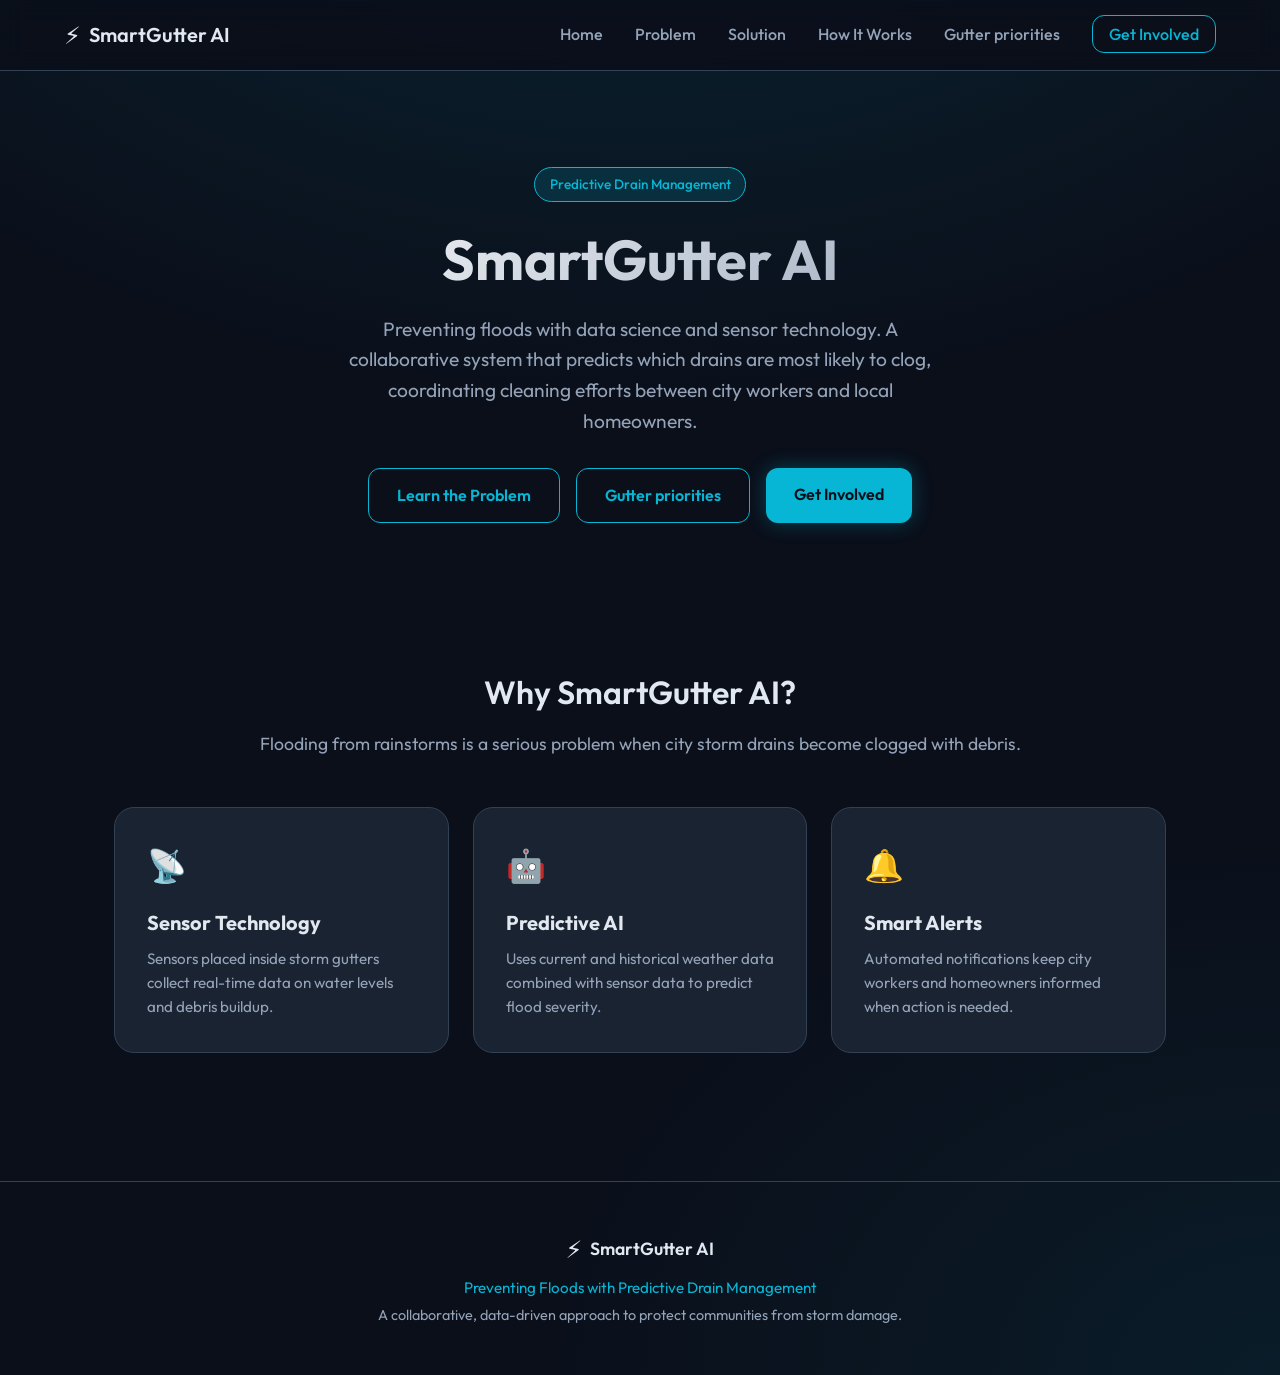
<file: index.html>
<!DOCTYPE html>
<html lang="en">
<head>
    <meta charset="UTF-8">
    <meta name="viewport" content="width=device-width, initial-scale=1.0">
    <title>Home | Preventing Floods with Predictive Drain Management</title>
    <link rel="preconnect" href="https://fonts.googleapis.com">
    <link rel="preconnect" href="https://fonts.gstatic.com" crossorigin>
    <link href="https://fonts.googleapis.com/css2?family=Outfit:wght@300;400;500;600;700&family=JetBrains+Mono:wght@400;500&display=swap" rel="stylesheet">
    <link rel="stylesheet" href="static/smartgutter/css/style.css">
</head>
<body>
    <header class="site-header">
        <nav class="nav-container">
            <a href="index.html" class="logo">
                <span class="logo-icon">⚡</span>
                <span class="logo-text">SmartGutter AI</span>
            </a>
            <ul class="nav-links">
                <li><a href="index.html">Home</a></li>
                <li><a href="http://127.0.0.1:8000/problem/">Problem</a></li>
                <li><a href="http://127.0.0.1:8000/solution/">Solution</a></li>
                <li><a href="http://127.0.0.1:8000/how-it-works/">How It Works</a></li>
                <li><a href="http://127.0.0.1:8000/gutter-priorities/">Gutter priorities</a></li>
                <li><a href="http://127.0.0.1:8000/register/" class="nav-cta">Get Involved</a></li>
            </ul>
            <button class="mobile-menu-btn" aria-label="Toggle menu">
                <span></span><span></span><span></span>
            </button>
        </nav>
    </header>

    <main class="main-content">
        
        
<section class="hero">
    <span class="hero-badge">Predictive Drain Management</span>
    <h1>SmartGutter AI</h1>
    <p class="hero-subtitle">
        Preventing floods with data science and sensor technology. A collaborative system that predicts which drains are most likely to clog, coordinating cleaning efforts between city workers and local homeowners.
    </p>
    <div class="hero-cta">
        <a href="http://127.0.0.1:8000/problem/" class="btn btn-secondary">Learn the Problem</a>
        <a href="http://127.0.0.1:8000/gutter-priorities/" class="btn btn-secondary">Gutter priorities</a>
        <a href="http://127.0.0.1:8000/register/" class="btn btn-primary">Get Involved</a>
    </div>
</section>

<section class="section">
    <div class="section-header">
        <h2>Why SmartGutter AI?</h2>
        <p>Flooding from rainstorms is a serious problem when city storm drains become clogged with debris.</p>
    </div>
    <div class="card-grid">
        <div class="card">
            <div class="card-icon">📡</div>
            <h3>Sensor Technology</h3>
            <p>Sensors placed inside storm gutters collect real-time data on water levels and debris buildup.</p>
        </div>
        <div class="card">
            <div class="card-icon">🤖</div>
            <h3>Predictive AI</h3>
            <p>Uses current and historical weather data combined with sensor data to predict flood severity.</p>
        </div>
        <div class="card">
            <div class="card-icon">🔔</div>
            <h3>Smart Alerts</h3>
            <p>Automated notifications keep city workers and homeowners informed when action is needed.</p>
        </div>
    </div>
</section>

    </main>

    <footer class="site-footer">
        <div class="footer-content">
            <div class="footer-brand">
                <span class="logo-icon">⚡</span>
                <span>SmartGutter AI</span>
            </div>
            <p class="footer-tagline">Preventing Floods with Predictive Drain Management</p>
            <p class="footer-copy">A collaborative, data-driven approach to protect communities from storm damage.</p>
        </div>
    </footer>

    <script src="static/smartgutter/js/main.js"></script>
    
</body>
</html>
</file>
<file: static/smartgutter/css/style.css>
:root {
    --color-bg: #0a0f1a;
    --color-bg-elevated: #111827;
    --color-surface: #1a2332;
    --color-accent: #06b6d4;
    --color-accent-dim: #0891b2;
    --color-accent-glow: rgba(6, 182, 212, 0.3);
    --color-text: #e2e8f0;
    --color-text-muted: #94a3b8;
    --color-border: #334155;
    --font-sans: 'Outfit', system-ui, sans-serif;
    --font-mono: 'JetBrains Mono', monospace;
    --radius: 12px;
    --radius-lg: 20px;
    --shadow-glow: 0 0 40px var(--color-accent-glow);
}

* {
    box-sizing: border-box;
    margin: 0;
    padding: 0;
}

html {
    scroll-behavior: smooth;
}

body {
    font-family: var(--font-sans);
    background: var(--color-bg);
    color: var(--color-text);
    line-height: 1.6;
    min-height: 100vh;
    background-image: 
        radial-gradient(ellipse 80% 50% at 50% -20%, rgba(6, 182, 212, 0.15), transparent),
        radial-gradient(ellipse 60% 40% at 100% 100%, rgba(6, 182, 212, 0.08), transparent);
}

/* Header */
.site-header {
    position: sticky;
    top: 0;
    z-index: 100;
    background: rgba(10, 15, 26, 0.9);
    backdrop-filter: blur(12px);
    border-bottom: 1px solid var(--color-border);
}

.nav-container {
    max-width: 1200px;
    margin: 0 auto;
    padding: 1rem 1.5rem;
    display: flex;
    align-items: center;
    justify-content: space-between;
}

.logo {
    display: flex;
    align-items: center;
    gap: 0.5rem;
    text-decoration: none;
    color: var(--color-text);
    font-weight: 600;
    font-size: 1.25rem;
}

.logo-icon {
    font-size: 1.5rem;
}

.nav-links {
    display: flex;
    list-style: none;
    gap: 2rem;
}

.nav-links a {
    color: var(--color-text-muted);
    text-decoration: none;
    font-weight: 500;
    transition: color 0.2s;
}

.nav-links a:hover {
    color: var(--color-accent);
}

.nav-cta {
    color: var(--color-accent) !important;
    padding: 0.5rem 1rem;
    border: 1px solid var(--color-accent);
    border-radius: var(--radius);
    transition: all 0.2s;
}

.nav-cta:hover {
    background: var(--color-accent);
    color: var(--color-bg) !important;
}

.mobile-menu-btn {
    display: none;
    flex-direction: column;
    gap: 5px;
    background: none;
    border: none;
    cursor: pointer;
    padding: 0.5rem;
}

.mobile-menu-btn span {
    width: 24px;
    height: 2px;
    background: var(--color-text);
}

/* Main */
.main-content {
    min-height: calc(100vh - 180px);
}

/* Hero */
.hero {
    padding: 6rem 1.5rem 5rem;
    text-align: center;
    max-width: 900px;
    margin: 0 auto;
}

.hero-badge {
    display: inline-block;
    padding: 0.35rem 0.9rem;
    background: rgba(6, 182, 212, 0.15);
    border: 1px solid var(--color-accent);
    border-radius: 100px;
    font-size: 0.85rem;
    color: var(--color-accent);
    margin-bottom: 1.5rem;
    font-weight: 500;
}

.hero h1 {
    font-size: clamp(2.25rem, 5vw, 3.5rem);
    font-weight: 700;
    line-height: 1.2;
    margin-bottom: 1.25rem;
    background: linear-gradient(135deg, #fff 0%, var(--color-text-muted) 100%);
    -webkit-background-clip: text;
    -webkit-text-fill-color: transparent;
    background-clip: text;
}

.hero-subtitle {
    font-size: 1.2rem;
    color: var(--color-text-muted);
    max-width: 600px;
    margin: 0 auto 2rem;
}

.hero-cta {
    display: inline-flex;
    gap: 1rem;
    flex-wrap: wrap;
    justify-content: center;
}

.btn {
    display: inline-block;
    padding: 0.85rem 1.75rem;
    border-radius: var(--radius);
    font-weight: 600;
    text-decoration: none;
    transition: all 0.2s;
    font-family: var(--font-sans);
    cursor: pointer;
    border: none;
    font-size: 1rem;
}

.btn-primary {
    background: var(--color-accent);
    color: var(--color-bg);
    box-shadow: 0 0 20px var(--color-accent-glow);
}

.btn-primary:hover {
    background: var(--color-accent-dim);
    transform: translateY(-2px);
}

.btn-secondary {
    background: transparent;
    color: var(--color-accent);
    border: 1px solid var(--color-accent);
}

.btn-secondary:hover {
    background: rgba(6, 182, 212, 0.1);
}

/* Section */
.section {
    max-width: 1100px;
    margin: 0 auto;
    padding: 4rem 1.5rem;
}

.section-header {
    text-align: center;
    margin-bottom: 3rem;
}

.section-header h2 {
    font-size: 2rem;
    font-weight: 600;
    margin-bottom: 0.75rem;
}

.section-header p {
    color: var(--color-text-muted);
    font-size: 1.1rem;
}

/* Cards */
.card-grid {
    display: grid;
    grid-template-columns: repeat(auto-fit, minmax(300px, 1fr));
    gap: 1.5rem;
}

.card {
    background: var(--color-surface);
    border: 1px solid var(--color-border);
    border-radius: var(--radius-lg);
    padding: 2rem;
    transition: all 0.3s;
}

.card:hover {
    border-color: var(--color-accent);
    box-shadow: var(--shadow-glow);
}

.card-icon {
    font-size: 2rem;
    margin-bottom: 1rem;
}

.card h3 {
    font-size: 1.25rem;
    margin-bottom: 0.5rem;
}

.card p {
    color: var(--color-text-muted);
    font-size: 0.95rem;
}

/* Problem list */
.problem-list {
    list-style: none;
}

.problem-list li {
    padding: 1rem 1.5rem;
    background: var(--color-surface);
    border: 1px solid var(--color-border);
    border-radius: var(--radius);
    margin-bottom: 1rem;
    display: flex;
    align-items: flex-start;
    gap: 1rem;
}

.problem-list li::before {
    content: '!';
    display: flex;
    align-items: center;
    justify-content: center;
    width: 28px;
    height: 28px;
    min-width: 28px;
    background: rgba(239, 68, 68, 0.2);
    color: #ef4444;
    border-radius: 50%;
    font-weight: 700;
    font-size: 0.9rem;
}

/* Two-column layout */
.two-col {
    display: grid;
    grid-template-columns: 1fr 1fr;
    gap: 3rem;
    align-items: start;
}

@media (max-width: 768px) {
    .two-col {
        grid-template-columns: 1fr;
    }
}

.two-col h3 {
    font-size: 1.35rem;
    margin-bottom: 1rem;
    color: var(--color-accent);
}

.two-col ul {
    list-style: none;
}

.two-col li {
    padding: 0.5rem 0;
    padding-left: 1.5rem;
    position: relative;
    color: var(--color-text-muted);
}

.two-col li::before {
    content: '→';
    position: absolute;
    left: 0;
    color: var(--color-accent);
}

/* Footer */
.site-footer {
    margin-top: 4rem;
    padding: 3rem 1.5rem;
    border-top: 1px solid var(--color-border);
    text-align: center;
}

.footer-brand {
    display: flex;
    align-items: center;
    justify-content: center;
    gap: 0.5rem;
    font-weight: 600;
    font-size: 1.1rem;
    margin-bottom: 0.5rem;
}

.footer-tagline {
    color: var(--color-accent);
    font-size: 0.95rem;
    margin-bottom: 0.25rem;
}

.footer-copy {
    color: var(--color-text-muted);
    font-size: 0.9rem;
}

/* Page title */
.page-title {
    padding: 3rem 1.5rem 2rem;
    text-align: center;
}

.page-title h1 {
    font-size: 2.5rem;
    font-weight: 700;
    margin-bottom: 0.5rem;
}

.page-title p {
    color: var(--color-text-muted);
    font-size: 1.1rem;
}

/* Content block */
.content-block {
    max-width: 800px;
    margin: 0 auto 2rem;
}

.content-block h2 {
    font-size: 1.5rem;
    margin: 2rem 0 1rem;
    color: var(--color-accent);
}

.content-block p {
    color: var(--color-text-muted);
    margin-bottom: 1rem;
}

/* Mobile nav */
@media (max-width: 768px) {
    .nav-links {
        display: none;
    }

    .mobile-menu-btn {
        display: flex;
    }

    .nav-links.active {
        display: flex;
        flex-direction: column;
        position: absolute;
        top: 100%;
        left: 0;
        right: 0;
        background: var(--color-bg-elevated);
        padding: 1rem;
        gap: 0.5rem;
    }
}

/* Flash messages */
.flash-messages {
    max-width: 1100px;
    margin: 0 auto;
    padding: 1rem 1.5rem 0;
}

.flash {
    padding: 0.85rem 1.25rem;
    border-radius: var(--radius);
    margin-bottom: 0.5rem;
    font-weight: 500;
}

.flash-success {
    background: rgba(34, 197, 94, 0.15);
    border: 1px solid rgba(34, 197, 94, 0.5);
    color: #86efac;
}

.flash-error {
    background: rgba(239, 68, 68, 0.12);
    border: 1px solid rgba(239, 68, 68, 0.45);
    color: #fca5a5;
}

/* Forms */
.section-narrow {
    max-width: 560px;
}

.form-card {
    padding: 2rem 2.25rem;
}

.stack-form .form-group {
    margin-bottom: 1.25rem;
}

.stack-form label {
    display: block;
    font-weight: 500;
    margin-bottom: 0.35rem;
    color: var(--color-text);
}

.form-input {
    width: 100%;
    padding: 0.65rem 0.9rem;
    border-radius: var(--radius);
    border: 1px solid var(--color-border);
    background: var(--color-bg-elevated);
    color: var(--color-text);
    font-family: var(--font-sans);
    font-size: 1rem;
}

.form-input:focus {
    outline: none;
    border-color: var(--color-accent);
    box-shadow: 0 0 0 3px var(--color-accent-glow);
}

.form-hint {
    display: block;
    font-size: 0.85rem;
    color: var(--color-text-muted);
    margin-top: 0.35rem;
}

.form-error {
    display: block;
    font-size: 0.85rem;
    color: #f87171;
    margin-top: 0.35rem;
}

.form-group-error .form-input {
    border-color: rgba(248, 113, 113, 0.6);
}

.form-footnote {
    margin-top: 1.5rem;
    font-size: 0.9rem;
    color: var(--color-text-muted);
}

.form-footnote a {
    color: var(--color-accent);
    text-decoration: none;
}

.form-footnote a:hover {
    text-decoration: underline;
}

/* Priority table */
.priority-table-wrap {
    padding: 0;
    overflow-x: auto;
}

.priority-table {
    width: 100%;
    border-collapse: collapse;
    font-size: 0.95rem;
}

.priority-table th,
.priority-table td {
    padding: 1rem 1.25rem;
    text-align: left;
    border-bottom: 1px solid var(--color-border);
}

.priority-table th {
    color: var(--color-accent);
    font-weight: 600;
    background: var(--color-bg-elevated);
}

.priority-table tbody tr:hover {
    background: rgba(6, 182, 212, 0.06);
}

.priority-badge {
    display: inline-flex;
    align-items: center;
    justify-content: center;
    min-width: 2rem;
    padding: 0.25rem 0.6rem;
    background: rgba(6, 182, 212, 0.2);
    border: 1px solid var(--color-accent);
    border-radius: var(--radius);
    font-family: var(--font-mono);
    font-weight: 600;
    color: var(--color-accent);
}

.site-code {
    font-family: var(--font-mono);
    font-size: 0.88rem;
    color: var(--color-text-muted);
}

.muted-cell {
    color: var(--color-text-muted);
    font-size: 0.9rem;
}

.notes-row td {
    padding-top: 0.35rem;
    padding-bottom: 1rem;
    font-size: 0.9rem;
    color: var(--color-text-muted);
    border-bottom: 1px solid var(--color-border);
}

.notes-label {
    color: var(--color-text);
    font-weight: 500;
    margin-right: 0.35rem;
}

.empty-state {
    padding: 3rem 2rem;
    text-align: center;
}

.empty-state h2 {
    margin-bottom: 1rem;
    font-size: 1.35rem;
}

.empty-hint {
    color: var(--color-text-muted);
    max-width: 520px;
    margin: 0 auto 1.5rem;
}
</file>
